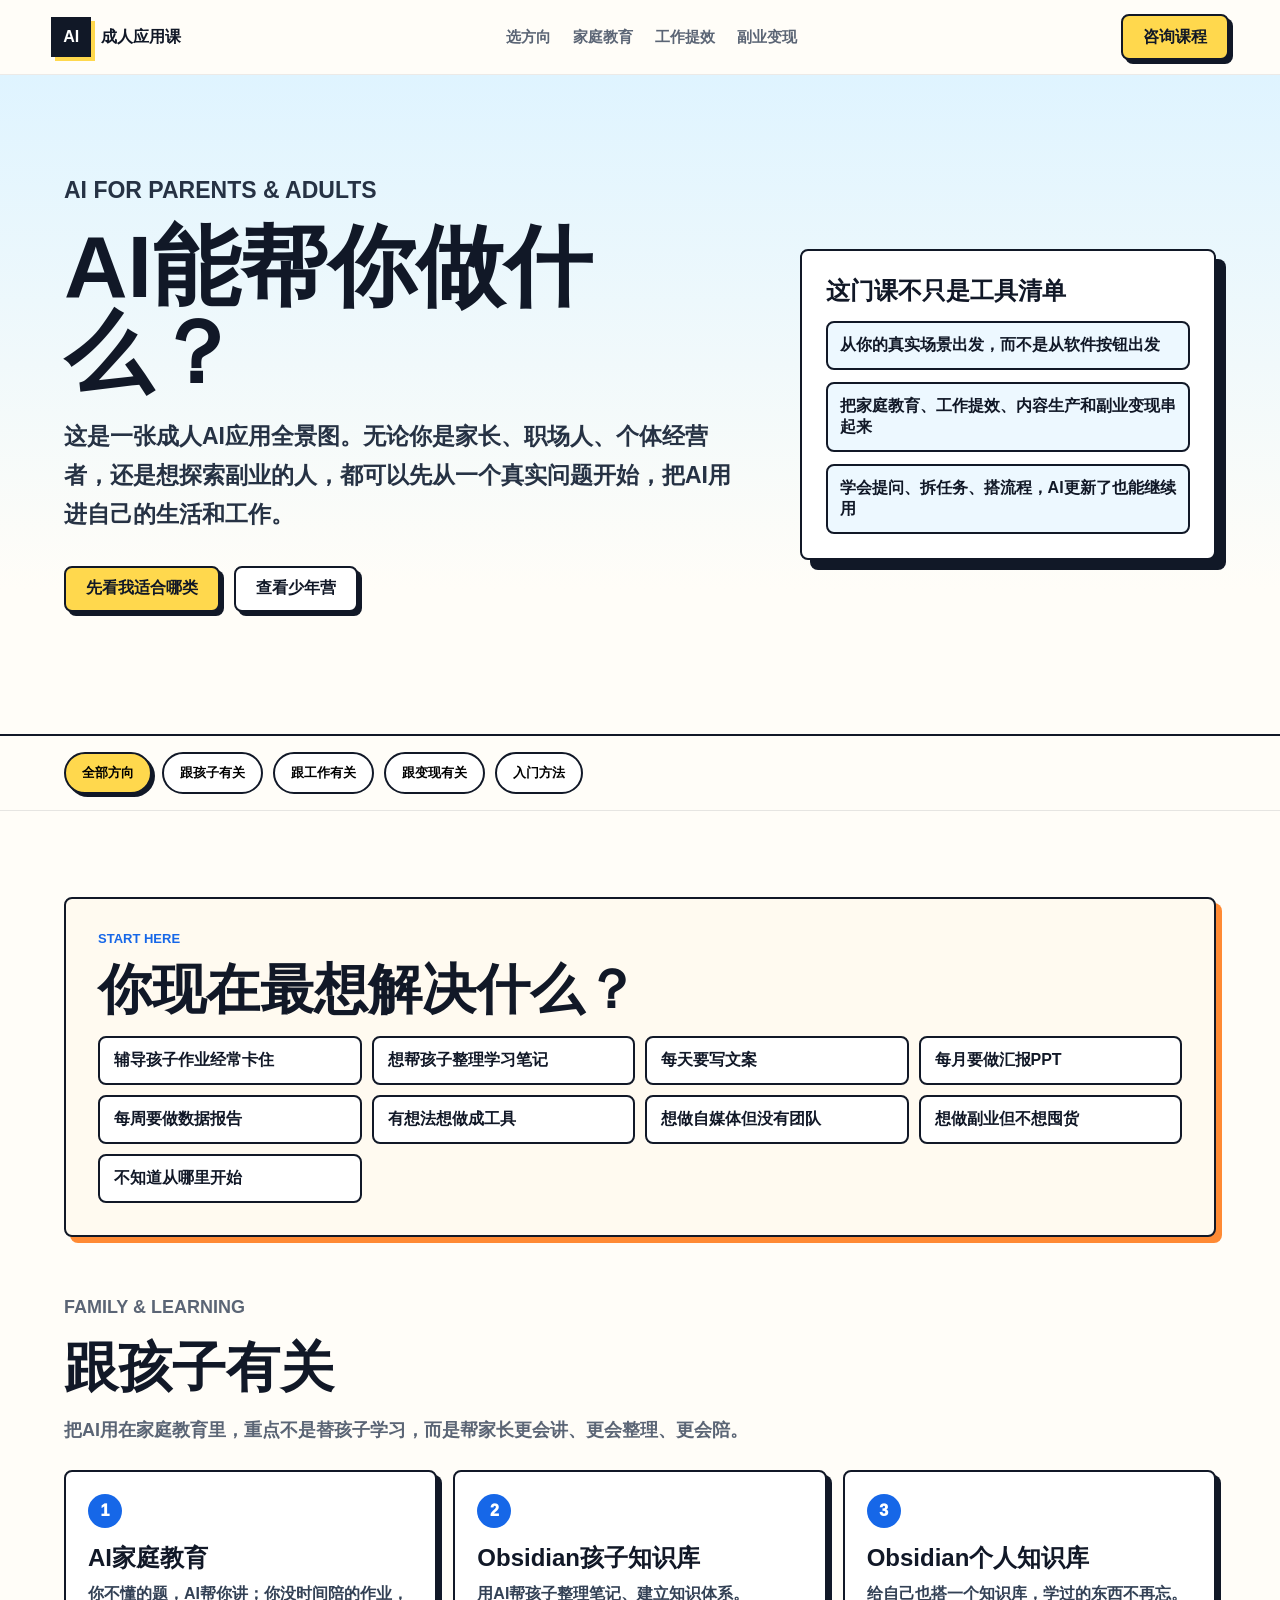
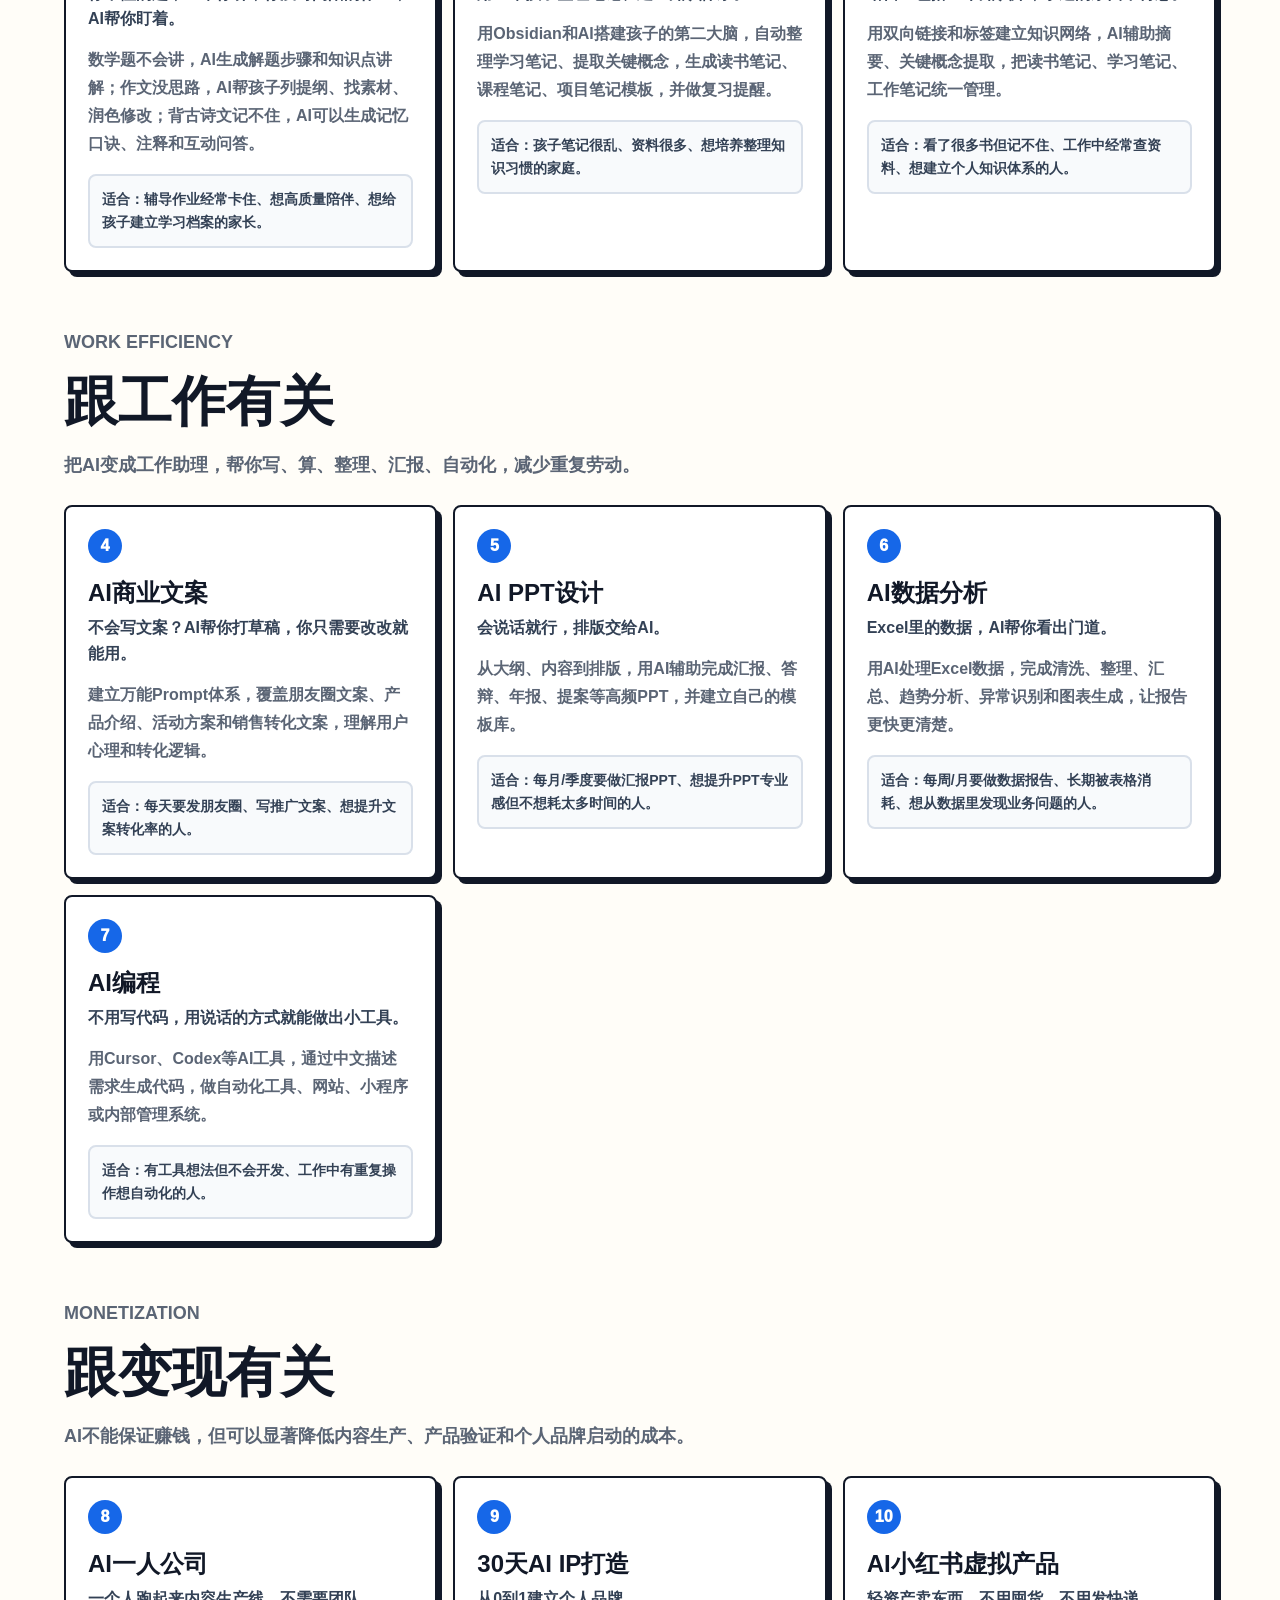
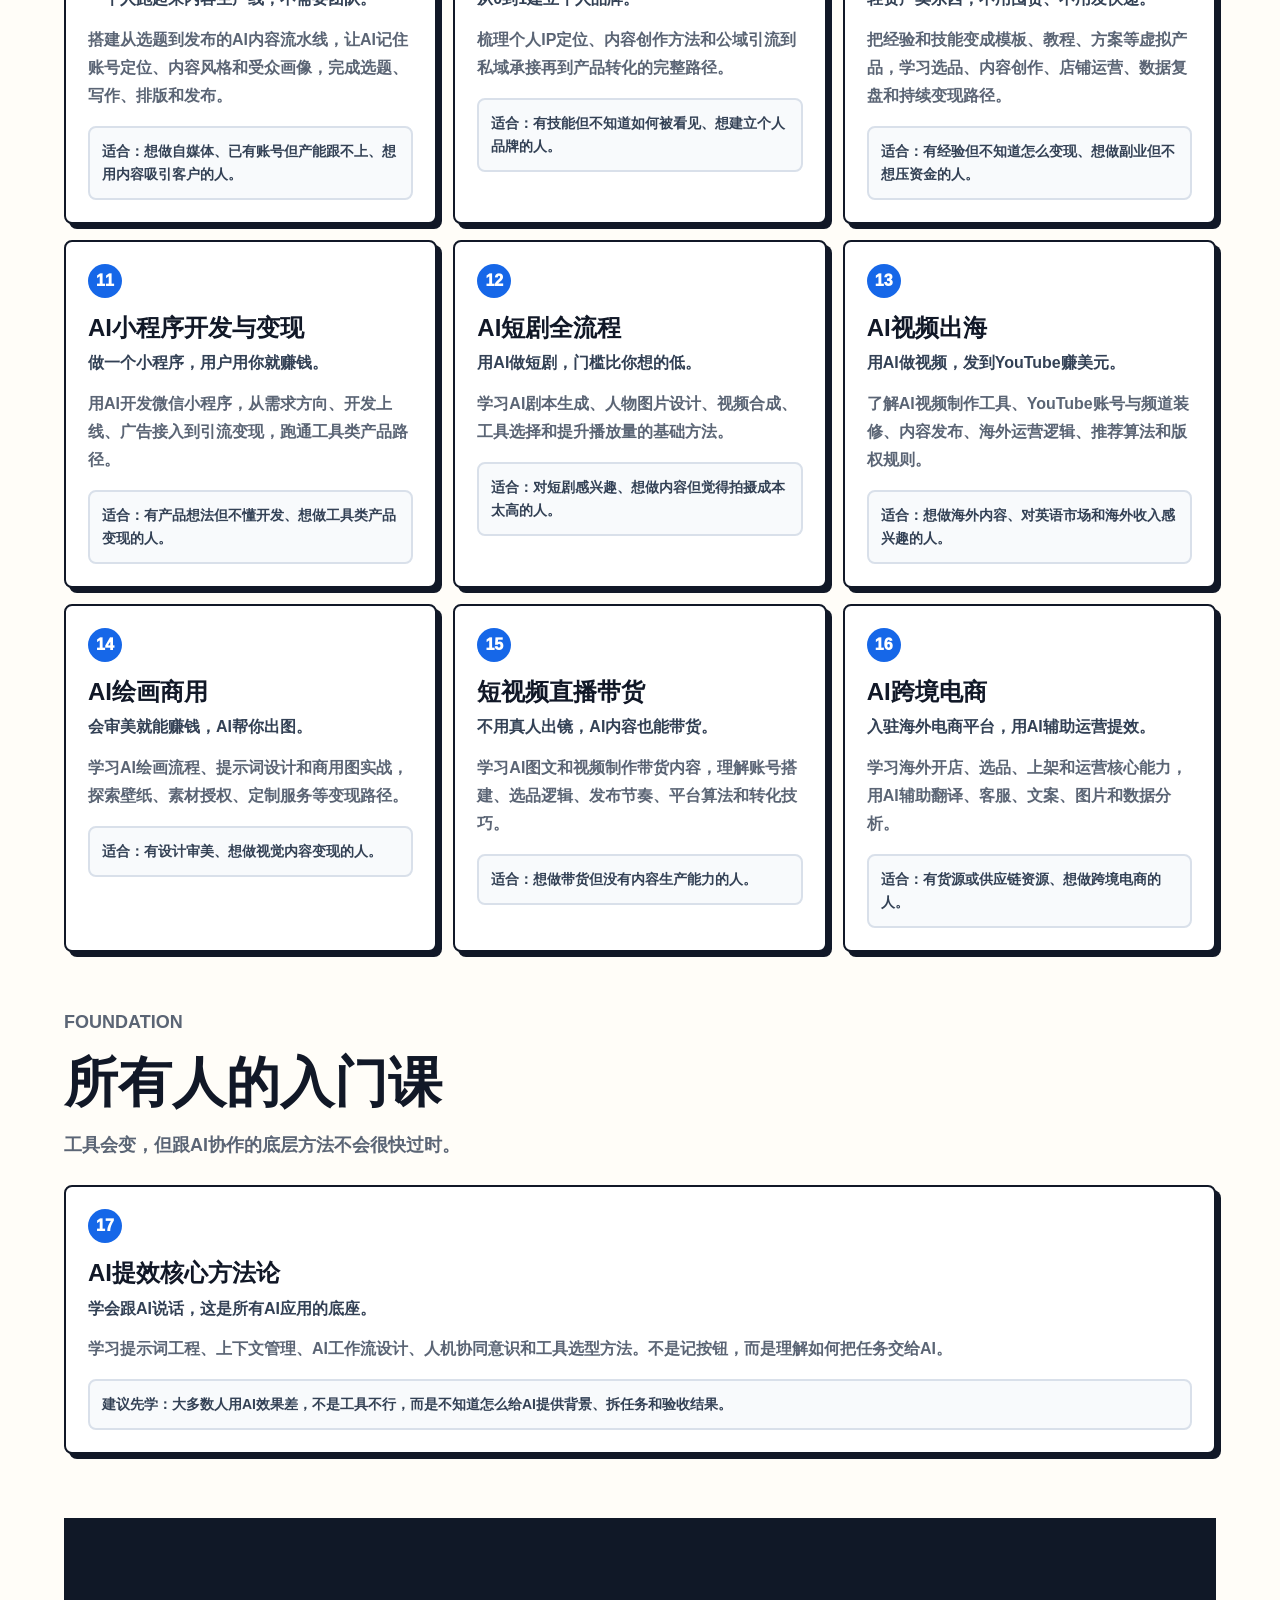
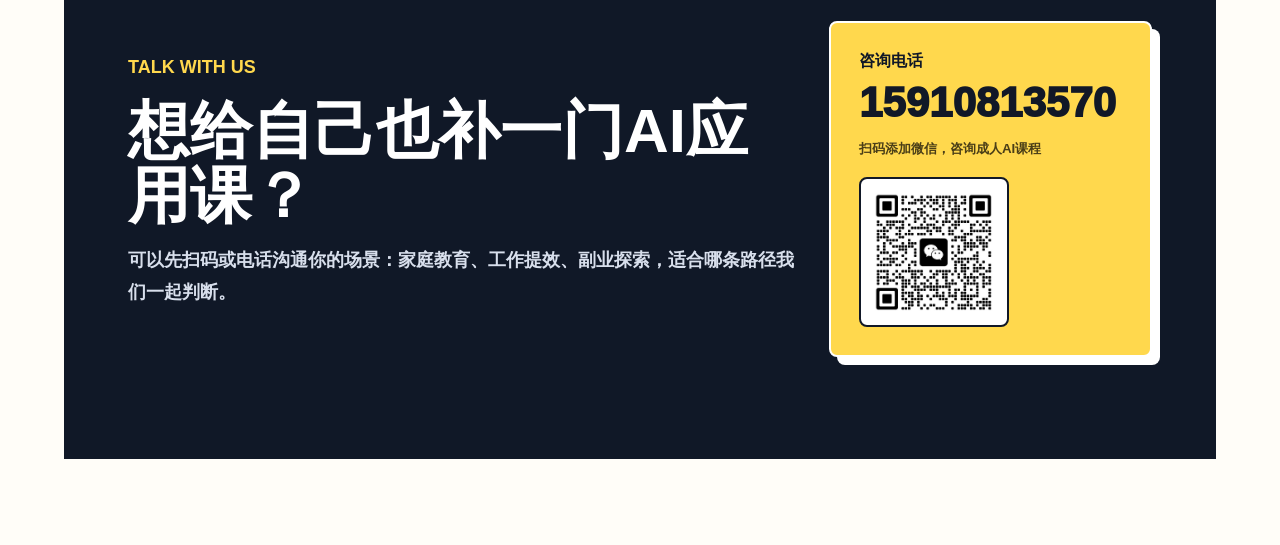
<file: adult-ai-course.html>
<!doctype html>
<html lang="zh-CN">
  <head>
    <meta charset="utf-8">
    <meta name="viewport" content="width=device-width, initial-scale=1">
    <title>AI成人应用课｜AI能帮你做什么</title>
    <meta name="description" content="面向家长和成人的AI应用方向全景图：家庭教育、工作提效、内容生产、副业变现和AI入门方法。">
    <link rel="stylesheet" href="styles.css">
    <style>
      body.adult-page {
        background: #fffdf8;
      }

      .adult-hero {
        display: grid;
        grid-template-columns: minmax(0, 1fr) minmax(300px, .62fr);
        gap: clamp(28px, 5vw, 64px);
        align-items: center;
        padding: clamp(54px, 8vw, 96px) clamp(20px, 5vw, 72px);
        background: linear-gradient(180deg, #dff4ff 0%, #fffdf8 78%);
        border-bottom: 2px solid var(--ink);
      }

      .adult-hero h1 {
        max-width: 860px;
        margin-bottom: 20px;
        font-size: clamp(46px, 7vw, 88px);
        line-height: .98;
      }

      .adult-hero p {
        max-width: 720px;
        color: #263244;
        font-size: clamp(18px, 2vw, 23px);
        line-height: 1.7;
        font-weight: 700;
      }

      .adult-panel {
        padding: 24px;
        background: var(--white);
        border: 2px solid var(--ink);
        border-radius: 8px;
        box-shadow: 10px 10px 0 var(--ink);
      }

      .adult-panel strong {
        display: block;
        margin-bottom: 14px;
        font-size: 24px;
      }

      .adult-panel ul {
        display: grid;
        gap: 12px;
        margin: 0;
        padding: 0;
        list-style: none;
      }

      .adult-panel li {
        padding: 12px;
        background: #edf8ff;
        border: 2px solid var(--ink);
        border-radius: 8px;
        font-weight: 850;
      }

      .adult-nav {
        position: sticky;
        top: 72px;
        z-index: 12;
        display: flex;
        gap: 10px;
        overflow-x: auto;
        padding: 16px clamp(20px, 5vw, 72px);
        background: rgba(255, 253, 248, .94);
        border-bottom: 1px solid rgba(17, 24, 39, .1);
        backdrop-filter: blur(18px);
      }

      .adult-nav button {
        min-height: 42px;
        padding: 0 16px;
        white-space: nowrap;
        cursor: pointer;
        background: var(--white);
        border: 2px solid var(--ink);
        border-radius: 999px;
        font-weight: 900;
      }

      .adult-nav button.is-active {
        background: var(--yellow);
        box-shadow: 3px 3px 0 var(--ink);
      }

      .adult-main {
        padding: clamp(54px, 7vw, 86px) clamp(20px, 5vw, 72px);
      }

      .adult-guide {
        margin-bottom: 38px;
        padding: clamp(22px, 3vw, 32px);
        background: var(--paper);
        border: 2px solid var(--ink);
        border-radius: 8px;
        box-shadow: 6px 6px 0 var(--orange);
      }

      .adult-guide h2,
      .adult-section h2 {
        margin-bottom: 18px;
        font-size: clamp(30px, 4.5vw, 54px);
        line-height: 1.08;
      }

      .guide-links {
        display: grid;
        grid-template-columns: repeat(auto-fit, minmax(220px, 1fr));
        gap: 10px;
      }

      .guide-links a {
        padding: 12px 14px;
        background: var(--white);
        border: 2px solid var(--ink);
        border-radius: 8px;
        font-weight: 850;
      }

      .adult-section {
        margin-top: 54px;
      }

      .adult-section[data-cat] {
        display: block;
      }

      .adult-section.is-filtered-out {
        display: none;
      }

      .adult-section > p {
        max-width: 760px;
        color: var(--muted);
        font-size: 18px;
        line-height: 1.8;
        font-weight: 650;
      }

      .adult-card-grid {
        display: grid;
        grid-template-columns: repeat(auto-fit, minmax(300px, 1fr));
        gap: 16px;
        margin-top: 24px;
      }

      .adult-card {
        padding: 22px;
        background: var(--white);
        border: 2px solid var(--ink);
        border-radius: 8px;
        box-shadow: 5px 5px 0 var(--ink);
      }

      .adult-card .num {
        display: inline-grid;
        place-items: center;
        width: 34px;
        height: 34px;
        margin-bottom: 16px;
        color: var(--white);
        background: var(--blue);
        border-radius: 50%;
        font-weight: 950;
      }

      .adult-card h3 {
        margin-bottom: 8px;
        font-size: 24px;
        line-height: 1.18;
      }

      .adult-card .tagline {
        margin-bottom: 14px;
        color: #334155;
        font-size: 16px;
        line-height: 1.6;
        font-weight: 800;
      }

      .adult-card p {
        color: var(--muted);
        line-height: 1.75;
        font-weight: 650;
      }

      .adult-card .who {
        margin-top: 16px;
        padding: 12px;
        background: #f8fafc;
        border: 2px solid var(--line);
        border-radius: 8px;
        color: #334155;
        font-size: 14px;
        line-height: 1.65;
        font-weight: 750;
      }

      .adult-contact {
        margin-top: 64px;
      }

      @media (max-width: 980px) {
        .adult-hero {
          grid-template-columns: 1fr;
        }

        .adult-nav {
          top: 64px;
        }
      }
    </style>
  </head>
  <body class="adult-page">
    <header class="site-header">
      <a class="brand" href="index.html" aria-label="返回暑假AI科创营首页">
        <span class="brand-mark">AI</span>
        <span>成人应用课</span>
      </a>
      <nav class="top-nav" aria-label="页面导航">
        <a href="#guide">选方向</a>
        <a href="#child">家庭教育</a>
        <a href="#work">工作提效</a>
        <a href="#money">副业变现</a>
      </nav>
      <a class="nav-cta" href="#contact">咨询课程</a>
    </header>

    <main>
      <section class="adult-hero">
        <div>
          <p class="eyebrow">AI For Parents & Adults</p>
          <h1>AI能帮你做什么？</h1>
          <p>这是一张成人AI应用全景图。无论你是家长、职场人、个体经营者，还是想探索副业的人，都可以先从一个真实问题开始，把AI用进自己的生活和工作。</p>
          <div class="hero-actions">
            <a class="primary-btn" href="#guide">先看我适合哪类</a>
            <a class="secondary-btn" href="index.html" target="_blank" rel="noopener">查看少年营</a>
          </div>
        </div>
        <div class="adult-panel">
          <strong>这门课不只是工具清单</strong>
          <ul>
            <li>从你的真实场景出发，而不是从软件按钮出发</li>
            <li>把家庭教育、工作提效、内容生产和副业变现串起来</li>
            <li>学会提问、拆任务、搭流程，AI更新了也能继续用</li>
          </ul>
        </div>
      </section>

      <div class="adult-nav" id="adultNav">
        <button type="button" class="is-active" data-filter="all">全部方向</button>
        <button type="button" data-filter="child">跟孩子有关</button>
        <button type="button" data-filter="work">跟工作有关</button>
        <button type="button" data-filter="money">跟变现有关</button>
        <button type="button" data-filter="basic">入门方法</button>
      </div>

      <section class="adult-main">
        <div class="adult-guide" id="guide">
          <p class="eyebrow">Start Here</p>
          <h2>你现在最想解决什么？</h2>
          <div class="guide-links">
            <a href="#c1">辅导孩子作业经常卡住</a>
            <a href="#c2">想帮孩子整理学习笔记</a>
            <a href="#c4">每天要写文案</a>
            <a href="#c5">每月要做汇报PPT</a>
            <a href="#c6">每周要做数据报告</a>
            <a href="#c7">有想法想做成工具</a>
            <a href="#c8">想做自媒体但没有团队</a>
            <a href="#c10">想做副业但不想囤货</a>
            <a href="#c17">不知道从哪里开始</a>
          </div>
        </div>

        <section class="adult-section" id="child" data-cat="child">
          <p class="eyebrow">Family & Learning</p>
          <h2>跟孩子有关</h2>
          <p>把AI用在家庭教育里，重点不是替孩子学习，而是帮家长更会讲、更会整理、更会陪。</p>
          <div class="adult-card-grid">
            <article class="adult-card" id="c1">
              <span class="num">1</span>
              <h3>AI家庭教育</h3>
              <div class="tagline">你不懂的题，AI帮你讲；你没时间陪的作业，AI帮你盯着。</div>
              <p>数学题不会讲，AI生成解题步骤和知识点讲解；作文没思路，AI帮孩子列提纲、找素材、润色修改；背古诗文记不住，AI可以生成记忆口诀、注释和互动问答。</p>
              <div class="who">适合：辅导作业经常卡住、想高质量陪伴、想给孩子建立学习档案的家长。</div>
            </article>
            <article class="adult-card" id="c2">
              <span class="num">2</span>
              <h3>Obsidian孩子知识库</h3>
              <div class="tagline">用AI帮孩子整理笔记、建立知识体系。</div>
              <p>用Obsidian和AI搭建孩子的第二大脑，自动整理学习笔记、提取关键概念，生成读书笔记、课程笔记、项目笔记模板，并做复习提醒。</p>
              <div class="who">适合：孩子笔记很乱、资料很多、想培养整理知识习惯的家庭。</div>
            </article>
            <article class="adult-card" id="c3">
              <span class="num">3</span>
              <h3>Obsidian个人知识库</h3>
              <div class="tagline">给自己也搭一个知识库，学过的东西不再忘。</div>
              <p>用双向链接和标签建立知识网络，AI辅助摘要、关键概念提取，把读书笔记、学习笔记、工作笔记统一管理。</p>
              <div class="who">适合：看了很多书但记不住、工作中经常查资料、想建立个人知识体系的人。</div>
            </article>
          </div>
        </section>

        <section class="adult-section" id="work" data-cat="work">
          <p class="eyebrow">Work Efficiency</p>
          <h2>跟工作有关</h2>
          <p>把AI变成工作助理，帮你写、算、整理、汇报、自动化，减少重复劳动。</p>
          <div class="adult-card-grid">
            <article class="adult-card" id="c4">
              <span class="num">4</span>
              <h3>AI商业文案</h3>
              <div class="tagline">不会写文案？AI帮你打草稿，你只需要改改就能用。</div>
              <p>建立万能Prompt体系，覆盖朋友圈文案、产品介绍、活动方案和销售转化文案，理解用户心理和转化逻辑。</p>
              <div class="who">适合：每天要发朋友圈、写推广文案、想提升文案转化率的人。</div>
            </article>
            <article class="adult-card" id="c5">
              <span class="num">5</span>
              <h3>AI PPT设计</h3>
              <div class="tagline">会说话就行，排版交给AI。</div>
              <p>从大纲、内容到排版，用AI辅助完成汇报、答辩、年报、提案等高频PPT，并建立自己的模板库。</p>
              <div class="who">适合：每月/季度要做汇报PPT、想提升PPT专业感但不想耗太多时间的人。</div>
            </article>
            <article class="adult-card" id="c6">
              <span class="num">6</span>
              <h3>AI数据分析</h3>
              <div class="tagline">Excel里的数据，AI帮你看出门道。</div>
              <p>用AI处理Excel数据，完成清洗、整理、汇总、趋势分析、异常识别和图表生成，让报告更快更清楚。</p>
              <div class="who">适合：每周/月要做数据报告、长期被表格消耗、想从数据里发现业务问题的人。</div>
            </article>
            <article class="adult-card" id="c7">
              <span class="num">7</span>
              <h3>AI编程</h3>
              <div class="tagline">不用写代码，用说话的方式就能做出小工具。</div>
              <p>用Cursor、Codex等AI工具，通过中文描述需求生成代码，做自动化工具、网站、小程序或内部管理系统。</p>
              <div class="who">适合：有工具想法但不会开发、工作中有重复操作想自动化的人。</div>
            </article>
          </div>
        </section>

        <section class="adult-section" id="money" data-cat="money">
          <p class="eyebrow">Monetization</p>
          <h2>跟变现有关</h2>
          <p>AI不能保证赚钱，但可以显著降低内容生产、产品验证和个人品牌启动的成本。</p>
          <div class="adult-card-grid">
            <article class="adult-card" id="c8">
              <span class="num">8</span>
              <h3>AI一人公司</h3>
              <div class="tagline">一个人跑起来内容生产线，不需要团队。</div>
              <p>搭建从选题到发布的AI内容流水线，让AI记住账号定位、内容风格和受众画像，完成选题、写作、排版和发布。</p>
              <div class="who">适合：想做自媒体、已有账号但产能跟不上、想用内容吸引客户的人。</div>
            </article>
            <article class="adult-card" id="c9">
              <span class="num">9</span>
              <h3>30天AI IP打造</h3>
              <div class="tagline">从0到1建立个人品牌。</div>
              <p>梳理个人IP定位、内容创作方法和公域引流到私域承接再到产品转化的完整路径。</p>
              <div class="who">适合：有技能但不知道如何被看见、想建立个人品牌的人。</div>
            </article>
            <article class="adult-card" id="c10">
              <span class="num">10</span>
              <h3>AI小红书虚拟产品</h3>
              <div class="tagline">轻资产卖东西，不用囤货、不用发快递。</div>
              <p>把经验和技能变成模板、教程、方案等虚拟产品，学习选品、内容创作、店铺运营、数据复盘和持续变现路径。</p>
              <div class="who">适合：有经验但不知道怎么变现、想做副业但不想压资金的人。</div>
            </article>
            <article class="adult-card" id="c11">
              <span class="num">11</span>
              <h3>AI小程序开发与变现</h3>
              <div class="tagline">做一个小程序，用户用你就赚钱。</div>
              <p>用AI开发微信小程序，从需求方向、开发上线、广告接入到引流变现，跑通工具类产品路径。</p>
              <div class="who">适合：有产品想法但不懂开发、想做工具类产品变现的人。</div>
            </article>
            <article class="adult-card" id="c12">
              <span class="num">12</span>
              <h3>AI短剧全流程</h3>
              <div class="tagline">用AI做短剧，门槛比你想的低。</div>
              <p>学习AI剧本生成、人物图片设计、视频合成、工具选择和提升播放量的基础方法。</p>
              <div class="who">适合：对短剧感兴趣、想做内容但觉得拍摄成本太高的人。</div>
            </article>
            <article class="adult-card" id="c13">
              <span class="num">13</span>
              <h3>AI视频出海</h3>
              <div class="tagline">用AI做视频，发到YouTube赚美元。</div>
              <p>了解AI视频制作工具、YouTube账号与频道装修、内容发布、海外运营逻辑、推荐算法和版权规则。</p>
              <div class="who">适合：想做海外内容、对英语市场和海外收入感兴趣的人。</div>
            </article>
            <article class="adult-card" id="c14">
              <span class="num">14</span>
              <h3>AI绘画商用</h3>
              <div class="tagline">会审美就能赚钱，AI帮你出图。</div>
              <p>学习AI绘画流程、提示词设计和商用图实战，探索壁纸、素材授权、定制服务等变现路径。</p>
              <div class="who">适合：有设计审美、想做视觉内容变现的人。</div>
            </article>
            <article class="adult-card" id="c15">
              <span class="num">15</span>
              <h3>短视频直播带货</h3>
              <div class="tagline">不用真人出镜，AI内容也能带货。</div>
              <p>学习AI图文和视频制作带货内容，理解账号搭建、选品逻辑、发布节奏、平台算法和转化技巧。</p>
              <div class="who">适合：想做带货但没有内容生产能力的人。</div>
            </article>
            <article class="adult-card" id="c16">
              <span class="num">16</span>
              <h3>AI跨境电商</h3>
              <div class="tagline">入驻海外电商平台，用AI辅助运营提效。</div>
              <p>学习海外开店、选品、上架和运营核心能力，用AI辅助翻译、客服、文案、图片和数据分析。</p>
              <div class="who">适合：有货源或供应链资源、想做跨境电商的人。</div>
            </article>
          </div>
        </section>

        <section class="adult-section" id="basic" data-cat="basic">
          <p class="eyebrow">Foundation</p>
          <h2>所有人的入门课</h2>
          <p>工具会变，但跟AI协作的底层方法不会很快过时。</p>
          <div class="adult-card-grid">
            <article class="adult-card" id="c17">
              <span class="num">17</span>
              <h3>AI提效核心方法论</h3>
              <div class="tagline">学会跟AI说话，这是所有AI应用的底座。</div>
              <p>学习提示词工程、上下文管理、AI工作流设计、人机协同意识和工具选型方法。不是记按钮，而是理解如何把任务交给AI。</p>
              <div class="who">建议先学：大多数人用AI效果差，不是工具不行，而是不知道怎么给AI提供背景、拆任务和验收结果。</div>
            </article>
          </div>
        </section>

        <section class="contact-section adult-contact" id="contact">
          <div class="contact-copy">
            <p class="eyebrow">Talk With Us</p>
            <h2>想给自己也补一门AI应用课？</h2>
            <p>可以先扫码或电话沟通你的场景：家庭教育、工作提效、副业探索，适合哪条路径我们一起判断。</p>
          </div>
          <div class="contact-card">
            <div class="contact-info">
              <span>咨询电话</span>
              <a href="tel:15910813570">15910813570</a>
              <small>扫码添加微信，咨询成人AI课程</small>
            </div>
            <img class="qr-code" src="assets/common/qr.jpg" alt="成人AI课程咨询微信二维码">
          </div>
        </section>
      </section>
    </main>

    <script>
      const filterButtons = document.querySelectorAll("[data-filter]");
      const sections = document.querySelectorAll(".adult-section[data-cat]");

      filterButtons.forEach((button) => {
        button.addEventListener("click", () => {
          const filter = button.dataset.filter;
          filterButtons.forEach((item) => item.classList.toggle("is-active", item === button));
          sections.forEach((section) => {
            section.classList.toggle("is-filtered-out", filter !== "all" && section.dataset.cat !== filter);
          });
        });
      });
    </script>
  </body>
</html>
</file>
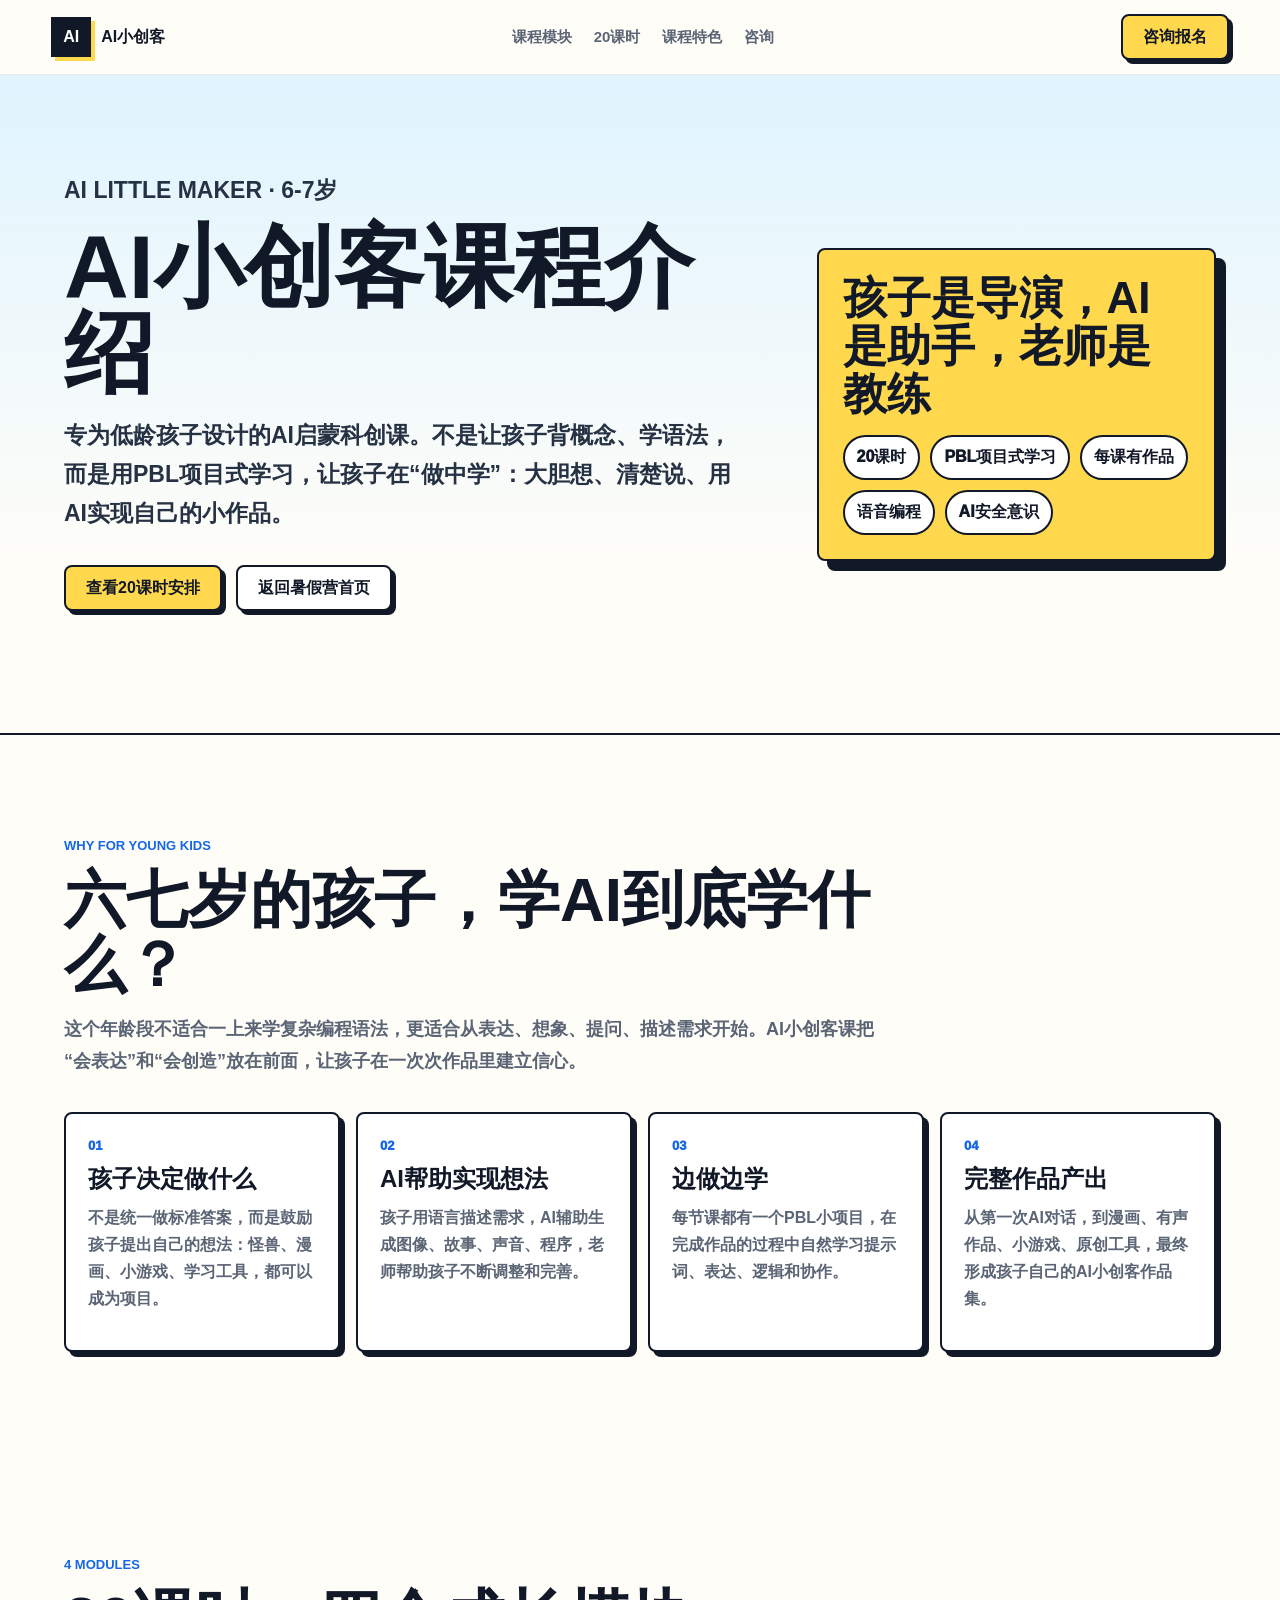
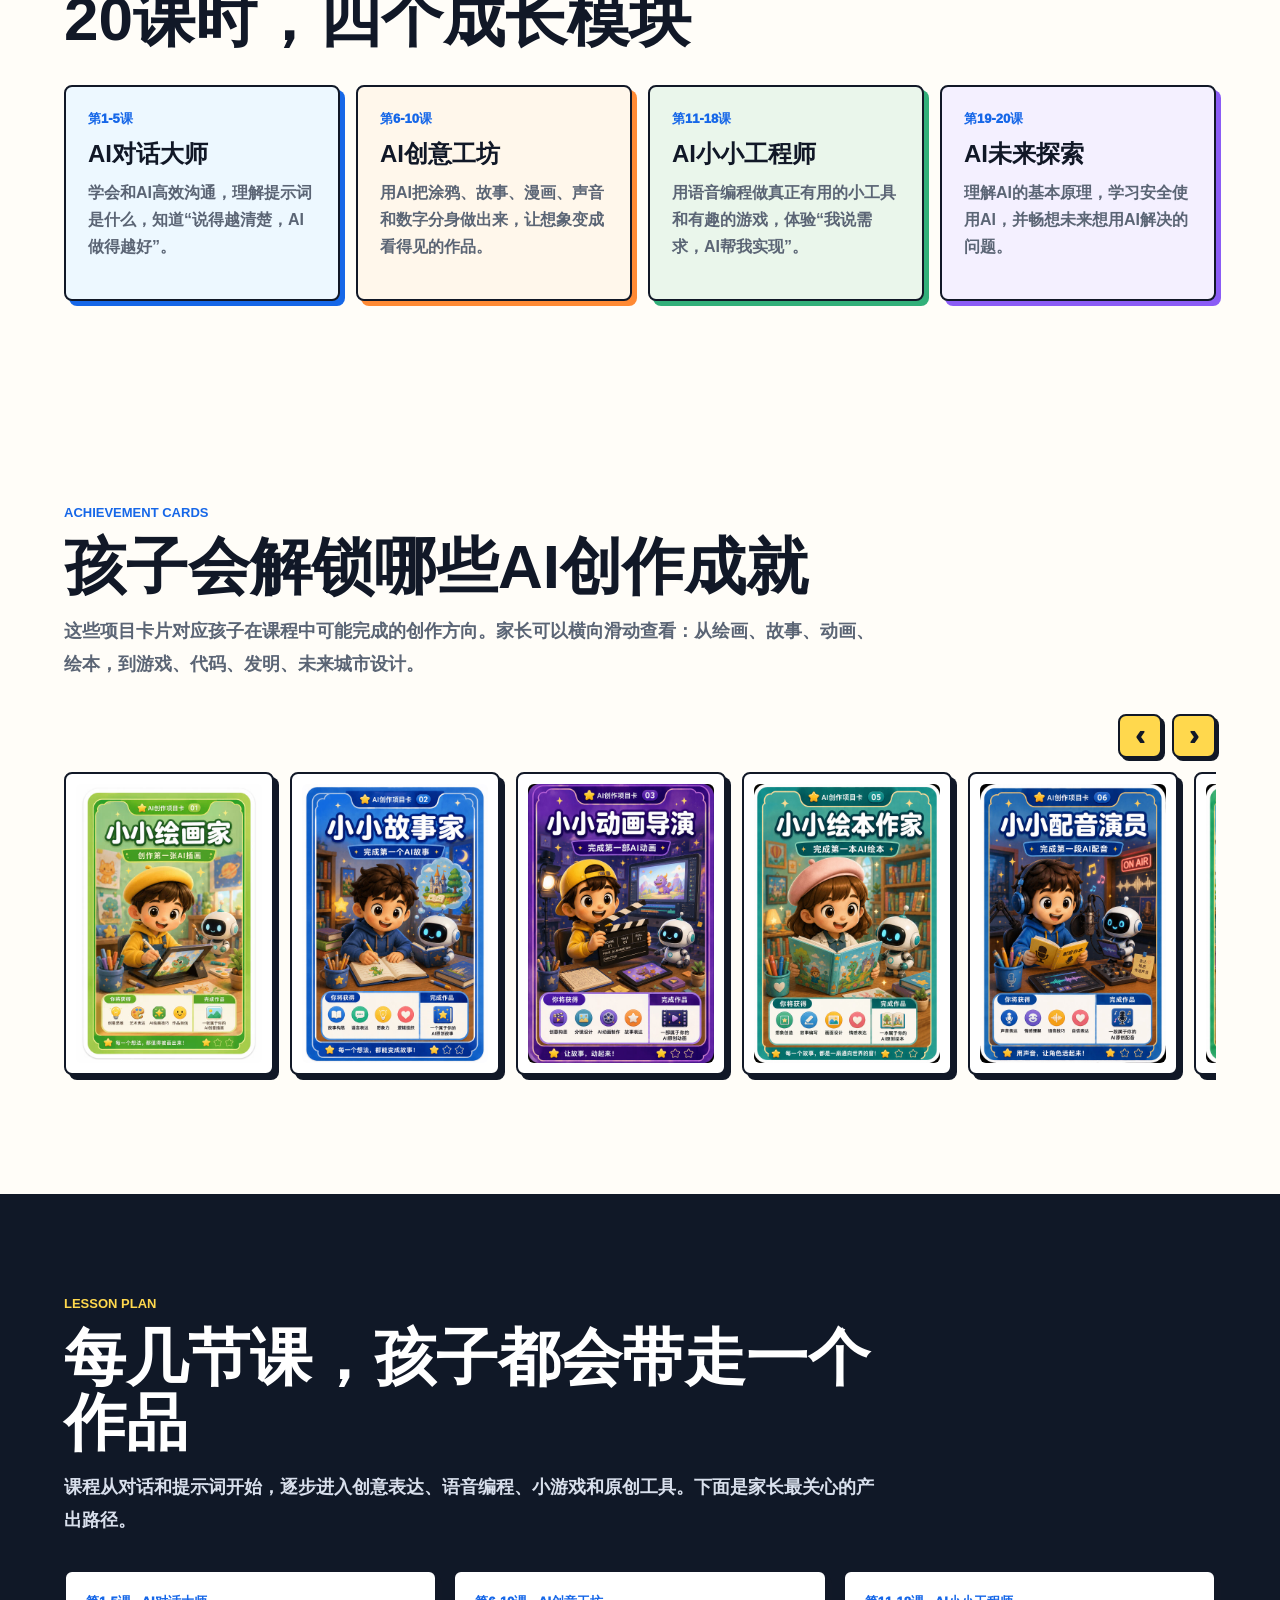
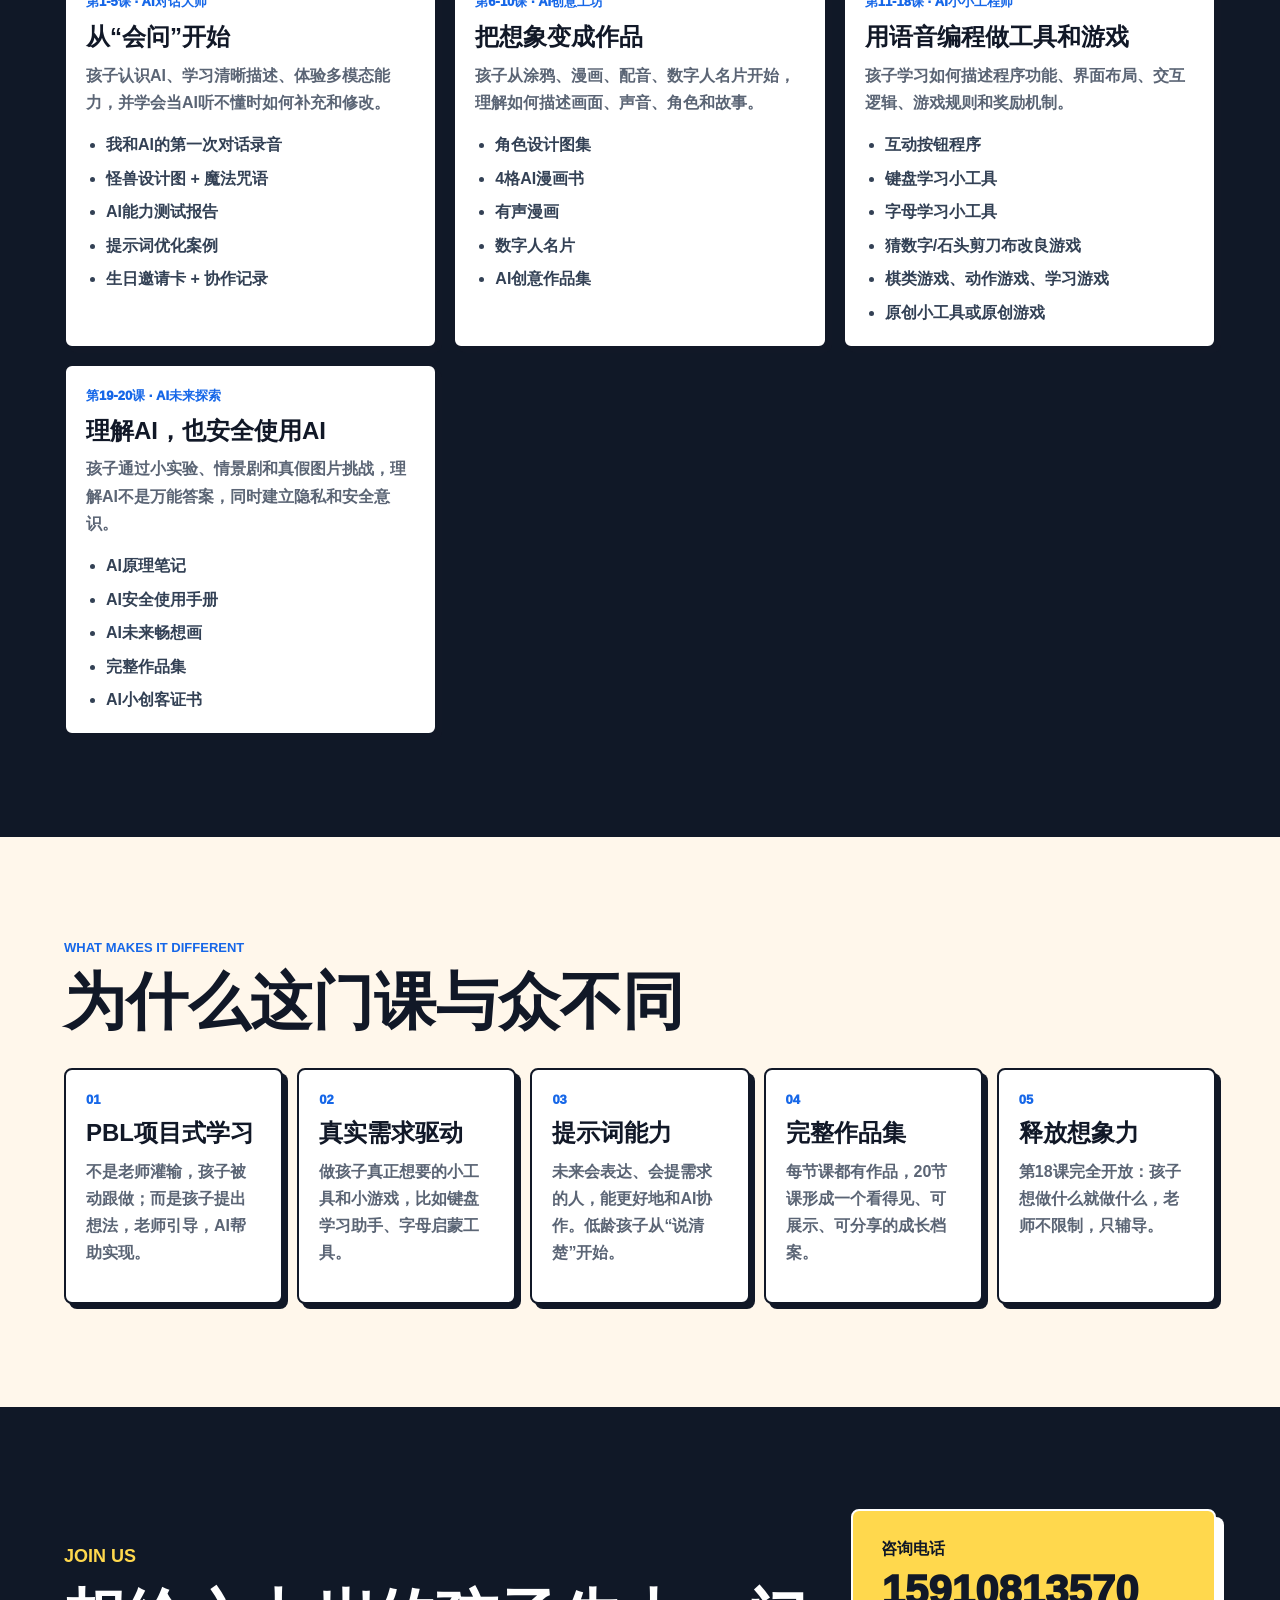
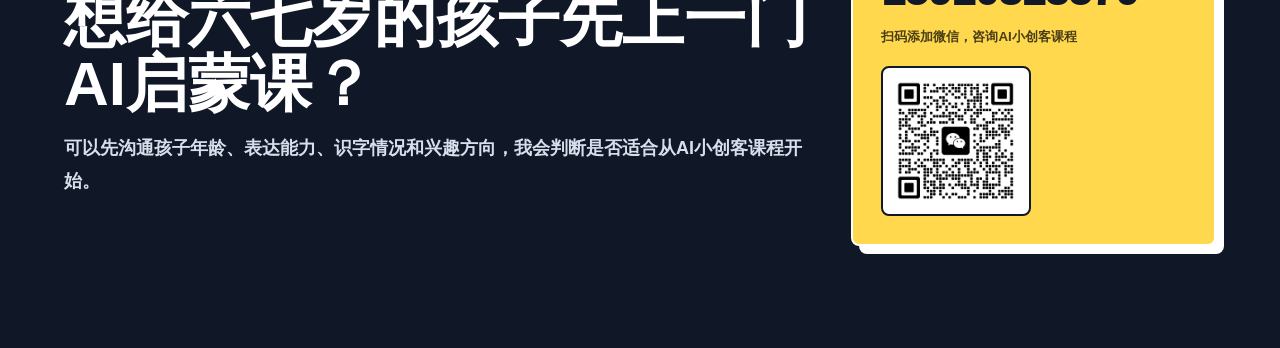
<file: ai-little-maker.html>
<!doctype html>
<html lang="zh-CN">
  <head>
    <meta charset="utf-8">
    <meta name="viewport" content="width=device-width, initial-scale=1">
    <title>AI小创客课程介绍</title>
    <meta name="description" content="面向6-7岁孩子的AI小创客科创营，20课时PBL项目式学习，让孩子在做中学，用AI释放想象力。">
    <link rel="stylesheet" href="styles.css">
    <style>
      .maker-hero {
        display: grid;
        grid-template-columns: minmax(0, 1fr) minmax(300px, .58fr);
        gap: clamp(28px, 5vw, 66px);
        align-items: center;
        padding: clamp(54px, 8vw, 96px) clamp(20px, 5vw, 72px);
        background: linear-gradient(180deg, #dff4ff 0%, #fffdf8 76%);
        border-bottom: 2px solid var(--ink);
      }

      .maker-hero h1 {
        max-width: 880px;
        margin-bottom: 20px;
        font-size: clamp(46px, 7vw, 92px);
        line-height: .96;
      }

      .maker-hero p {
        max-width: 760px;
        color: #263244;
        font-size: clamp(18px, 2vw, 23px);
        line-height: 1.7;
        font-weight: 700;
      }

      .maker-badge-panel {
        padding: 24px;
        background: var(--yellow);
        border: 2px solid var(--ink);
        border-radius: 8px;
        box-shadow: 10px 10px 0 var(--ink);
      }

      .maker-badge-panel strong {
        display: block;
        margin-bottom: 16px;
        font-size: clamp(28px, 4vw, 44px);
        line-height: 1.1;
      }

      .maker-badges {
        display: flex;
        flex-wrap: wrap;
        gap: 10px;
      }

      .maker-badges span {
        padding: 10px 12px;
        background: var(--white);
        border: 2px solid var(--ink);
        border-radius: 999px;
        font-weight: 950;
      }

      .maker-section {
        padding: clamp(58px, 8vw, 104px) clamp(20px, 5vw, 72px);
      }

      .maker-section .section-heading p:not(.eyebrow) {
        max-width: 820px;
        color: var(--muted);
        font-size: 18px;
        line-height: 1.8;
        font-weight: 650;
      }

      .maker-ideas {
        display: grid;
        grid-template-columns: repeat(4, minmax(0, 1fr));
        gap: 16px;
      }

      .maker-idea-card,
      .maker-module,
      .maker-lesson-card,
      .maker-diff-card {
        background: var(--white);
        border: 2px solid var(--ink);
        border-radius: 8px;
        box-shadow: 5px 5px 0 var(--ink);
      }

      .maker-idea-card {
        min-height: 190px;
        padding: 22px;
      }

      .maker-idea-card span,
      .maker-module span,
      .maker-lesson-card span,
      .maker-diff-card span {
        display: inline-block;
        margin-bottom: 12px;
        color: var(--blue);
        font-size: 13px;
        font-weight: 950;
        text-transform: uppercase;
      }

      .maker-idea-card h3,
      .maker-module h3,
      .maker-lesson-card h3,
      .maker-diff-card h3 {
        margin-bottom: 10px;
        font-size: 24px;
        line-height: 1.2;
      }

      .maker-idea-card p,
      .maker-module p,
      .maker-lesson-card p,
      .maker-diff-card p {
        color: var(--muted);
        line-height: 1.7;
        font-weight: 650;
      }

      .maker-modules {
        display: grid;
        grid-template-columns: repeat(4, minmax(0, 1fr));
        gap: 16px;
      }

      .maker-module {
        padding: 22px;
      }

      .maker-module:nth-child(1) {
        background: #edf8ff;
        box-shadow: 5px 5px 0 var(--blue);
      }

      .maker-module:nth-child(2) {
        background: #fff7eb;
        box-shadow: 5px 5px 0 var(--orange);
      }

      .maker-module:nth-child(3) {
        background: #eaf6eb;
        box-shadow: 5px 5px 0 var(--green);
      }

      .maker-module:nth-child(4) {
        background: #f4f0ff;
        box-shadow: 5px 5px 0 #8b5cf6;
      }

      .lesson-section {
        background: #101827;
        color: var(--white);
      }

      .lesson-section .eyebrow {
        color: var(--yellow);
      }

      .lesson-section .section-heading p:not(.eyebrow) {
        color: #d8dfec;
      }

      .maker-lesson-grid {
        display: grid;
        grid-template-columns: repeat(auto-fit, minmax(280px, 1fr));
        gap: 16px;
      }

      .maker-lesson-card {
        padding: 20px;
        color: var(--ink);
      }

      .maker-lesson-card ul {
        display: grid;
        gap: 8px;
        margin: 14px 0 0;
        padding-left: 20px;
        color: #334155;
        line-height: 1.6;
        font-weight: 750;
      }

      .maker-diff-section {
        background: #fff7eb;
      }

      .achievement-section {
        background: #fffdf8;
      }

      .achievement-wrap {
        position: relative;
      }

      .achievement-actions {
        display: flex;
        justify-content: flex-end;
        gap: 10px;
        margin-bottom: 14px;
      }

      .achievement-actions button {
        display: grid;
        place-items: center;
        width: 44px;
        height: 44px;
        color: var(--ink);
        cursor: pointer;
        background: var(--yellow);
        border: 2px solid var(--ink);
        border-radius: 8px;
        box-shadow: 3px 3px 0 var(--ink);
        font-size: 28px;
        font-weight: 950;
        line-height: 1;
      }

      .achievement-track {
        display: grid;
        grid-auto-columns: minmax(210px, 22%);
        grid-auto-flow: column;
        gap: 16px;
        overflow-x: auto;
        padding: 0 8px 16px 0;
        scroll-behavior: smooth;
        scroll-snap-type: x proximity;
      }

      .achievement-track figure {
        margin: 0;
        padding: 10px;
        background: var(--white);
        border: 2px solid var(--ink);
        border-radius: 8px;
        box-shadow: 5px 5px 0 var(--ink);
        scroll-snap-align: start;
      }

      .achievement-track img {
        width: 100%;
        aspect-ratio: 2 / 3;
        object-fit: cover;
        border-radius: 6px;
      }

      .maker-diff-grid {
        display: grid;
        grid-template-columns: repeat(5, minmax(0, 1fr));
        gap: 14px;
      }

      .maker-diff-card {
        padding: 20px;
      }

      .maker-contact {
        margin-top: 0;
      }

      @media (max-width: 980px) {
        .maker-hero,
        .maker-ideas,
        .maker-modules,
        .maker-diff-grid,
        .contact-section {
          grid-template-columns: 1fr;
        }

        .achievement-track {
          grid-auto-columns: 72%;
        }
      }
    </style>
  </head>
  <body>
    <header class="site-header">
      <a class="brand" href="index.html" aria-label="返回暑假AI科创营首页">
        <span class="brand-mark">AI</span>
        <span>AI小创客</span>
      </a>
      <nav class="top-nav" aria-label="页面导航">
        <a href="#modules">课程模块</a>
        <a href="#lessons">20课时</a>
        <a href="#difference">课程特色</a>
        <a href="#contact">咨询</a>
      </nav>
      <a class="nav-cta" href="#contact">咨询报名</a>
    </header>

    <main>
      <section class="maker-hero">
        <div>
          <p class="eyebrow">AI Little Maker · 6-7岁</p>
          <h1>AI小创客课程介绍</h1>
          <p>专为低龄孩子设计的AI启蒙科创课。不是让孩子背概念、学语法，而是用PBL项目式学习，让孩子在“做中学”：大胆想、清楚说、用AI实现自己的小作品。</p>
          <div class="hero-actions">
            <a class="primary-btn" href="#lessons">查看20课时安排</a>
            <a class="secondary-btn" href="index.html" target="_blank" rel="noopener">返回暑假营首页</a>
          </div>
        </div>
        <div class="maker-badge-panel">
          <strong>孩子是导演，AI是助手，老师是教练</strong>
          <div class="maker-badges">
            <span>20课时</span>
            <span>PBL项目式学习</span>
            <span>每课有作品</span>
            <span>语音编程</span>
            <span>AI安全意识</span>
          </div>
        </div>
      </section>

      <section class="maker-section">
        <div class="section-heading">
          <p class="eyebrow">Why For Young Kids</p>
          <h2>六七岁的孩子，学AI到底学什么？</h2>
          <p>这个年龄段不适合一上来学复杂编程语法，更适合从表达、想象、提问、描述需求开始。AI小创客课把“会表达”和“会创造”放在前面，让孩子在一次次作品里建立信心。</p>
        </div>
        <div class="maker-ideas">
          <article class="maker-idea-card">
            <span>01</span>
            <h3>孩子决定做什么</h3>
            <p>不是统一做标准答案，而是鼓励孩子提出自己的想法：怪兽、漫画、小游戏、学习工具，都可以成为项目。</p>
          </article>
          <article class="maker-idea-card">
            <span>02</span>
            <h3>AI帮助实现想法</h3>
            <p>孩子用语言描述需求，AI辅助生成图像、故事、声音、程序，老师帮助孩子不断调整和完善。</p>
          </article>
          <article class="maker-idea-card">
            <span>03</span>
            <h3>边做边学</h3>
            <p>每节课都有一个PBL小项目，在完成作品的过程中自然学习提示词、表达、逻辑和协作。</p>
          </article>
          <article class="maker-idea-card">
            <span>04</span>
            <h3>完整作品产出</h3>
            <p>从第一次AI对话，到漫画、有声作品、小游戏、原创工具，最终形成孩子自己的AI小创客作品集。</p>
          </article>
        </div>
      </section>

      <section class="maker-section" id="modules">
        <div class="section-heading">
          <p class="eyebrow">4 Modules</p>
          <h2>20课时，四个成长模块</h2>
        </div>
        <div class="maker-modules">
          <article class="maker-module">
            <span>第1-5课</span>
            <h3>AI对话大师</h3>
            <p>学会和AI高效沟通，理解提示词是什么，知道“说得越清楚，AI做得越好”。</p>
          </article>
          <article class="maker-module">
            <span>第6-10课</span>
            <h3>AI创意工坊</h3>
            <p>用AI把涂鸦、故事、漫画、声音和数字分身做出来，让想象变成看得见的作品。</p>
          </article>
          <article class="maker-module">
            <span>第11-18课</span>
            <h3>AI小小工程师</h3>
            <p>用语音编程做真正有用的小工具和有趣的游戏，体验“我说需求，AI帮我实现”。</p>
          </article>
          <article class="maker-module">
            <span>第19-20课</span>
            <h3>AI未来探索</h3>
            <p>理解AI的基本原理，学习安全使用AI，并畅想未来想用AI解决的问题。</p>
          </article>
        </div>
      </section>

      <section class="maker-section achievement-section" id="achievements">
        <div class="section-heading">
          <p class="eyebrow">Achievement Cards</p>
          <h2>孩子会解锁哪些AI创作成就</h2>
          <p>这些项目卡片对应孩子在课程中可能完成的创作方向。家长可以横向滑动查看：从绘画、故事、动画、绘本，到游戏、代码、发明、未来城市设计。</p>
        </div>
        <div class="achievement-wrap">
          <div class="achievement-actions">
            <button type="button" data-achievement-prev aria-label="查看上一组成就卡">‹</button>
            <button type="button" data-achievement-next aria-label="查看下一组成就卡">›</button>
          </div>
          <div class="achievement-track">
            <figure><img src="assets/little-maker/achievement-00.jpg" alt="AI创作成就卡片：小小绘画家"></figure>
            <figure><img src="assets/little-maker/achievement-01.jpg" alt="AI创作成就卡片：小小故事家"></figure>
            <figure><img src="assets/little-maker/achievement-02.jpg" alt="AI创作成就卡片：小小动画导演"></figure>
            <figure><img src="assets/little-maker/achievement-03.jpg" alt="AI创作成就卡片：小小绘本作家"></figure>
            <figure><img src="assets/little-maker/achievement-04.jpg" alt="AI创作成就卡片：小小配音演员"></figure>
            <figure><img src="assets/little-maker/achievement-05.jpg" alt="AI创作成就卡片：小小科学家"></figure>
            <figure><img src="assets/little-maker/achievement-06.jpg" alt="AI创作成就卡片：小小发明家"></figure>
            <figure><img src="assets/little-maker/achievement-07.jpg" alt="AI创作成就卡片：小小游戏设计师"></figure>
            <figure><img src="assets/little-maker/achievement-08.jpg" alt="AI创作成就卡片：小小艺术家"></figure>
            <figure><img src="assets/little-maker/achievement-09.jpg" alt="AI创作成就卡片：小小代码魔法师"></figure>
            <figure><img src="assets/little-maker/achievement-10.jpg" alt="AI创作成就卡片：小小宇宙探索家"></figure>
            <figure><img src="assets/little-maker/achievement-11.jpg" alt="AI创作成就卡片：小小音乐创作家"></figure>
            <figure><img src="assets/little-maker/achievement-12.jpg" alt="AI创作成就卡片：小小故事创作者"></figure>
            <figure><img src="assets/little-maker/achievement-13.jpg" alt="AI创作成就卡片：小小生物创造家"></figure>
            <figure><img src="assets/little-maker/achievement-14.jpg" alt="AI创作成就卡片：小小梦幻世界设计师"></figure>
            <figure><img src="assets/little-maker/achievement-15.jpg" alt="AI创作成就卡片：小小未来城市设计师"></figure>
            <figure><img src="assets/little-maker/achievement-16.jpg" alt="AI创作成就卡片：小小时装设计师"></figure>
            <figure><img src="assets/little-maker/achievement-17.jpg" alt="AI创作成就卡片：小小盲盒设计师"></figure>
            <figure><img src="assets/little-maker/achievement-18.jpg" alt="AI创作成就卡片：小小IP形象设计师"></figure>
            <figure><img src="assets/little-maker/achievement-19.jpg" alt="AI创作成就卡片：小小表情包设计师"></figure>
            <figure><img src="assets/little-maker/achievement-20.jpg" alt="AI创作成就卡片：小小诗境创作师"></figure>
            <figure><img src="assets/little-maker/achievement-21.jpg" alt="AI创作成就卡片：小小英语绘本设计师"></figure>
            <figure><img src="assets/little-maker/achievement-22.jpg" alt="AI创作成就卡片：小小数学游戏大师"></figure>
          </div>
        </div>
      </section>

      <section class="maker-section lesson-section" id="lessons">
        <div class="section-heading">
          <p class="eyebrow">Lesson Plan</p>
          <h2>每几节课，孩子都会带走一个作品</h2>
          <p>课程从对话和提示词开始，逐步进入创意表达、语音编程、小游戏和原创工具。下面是家长最关心的产出路径。</p>
        </div>
        <div class="maker-lesson-grid">
          <article class="maker-lesson-card">
            <span>第1-5课 · AI对话大师</span>
            <h3>从“会问”开始</h3>
            <p>孩子认识AI、学习清晰描述、体验多模态能力，并学会当AI听不懂时如何补充和修改。</p>
            <ul>
              <li>我和AI的第一次对话录音</li>
              <li>怪兽设计图 + 魔法咒语</li>
              <li>AI能力测试报告</li>
              <li>提示词优化案例</li>
              <li>生日邀请卡 + 协作记录</li>
            </ul>
          </article>
          <article class="maker-lesson-card">
            <span>第6-10课 · AI创意工坊</span>
            <h3>把想象变成作品</h3>
            <p>孩子从涂鸦、漫画、配音、数字人名片开始，理解如何描述画面、声音、角色和故事。</p>
            <ul>
              <li>角色设计图集</li>
              <li>4格AI漫画书</li>
              <li>有声漫画</li>
              <li>数字人名片</li>
              <li>AI创意作品集</li>
            </ul>
          </article>
          <article class="maker-lesson-card">
            <span>第11-18课 · AI小小工程师</span>
            <h3>用语音编程做工具和游戏</h3>
            <p>孩子学习如何描述程序功能、界面布局、交互逻辑、游戏规则和奖励机制。</p>
            <ul>
              <li>互动按钮程序</li>
              <li>键盘学习小工具</li>
              <li>字母学习小工具</li>
              <li>猜数字/石头剪刀布改良游戏</li>
              <li>棋类游戏、动作游戏、学习游戏</li>
              <li>原创小工具或原创游戏</li>
            </ul>
          </article>
          <article class="maker-lesson-card">
            <span>第19-20课 · AI未来探索</span>
            <h3>理解AI，也安全使用AI</h3>
            <p>孩子通过小实验、情景剧和真假图片挑战，理解AI不是万能答案，同时建立隐私和安全意识。</p>
            <ul>
              <li>AI原理笔记</li>
              <li>AI安全使用手册</li>
              <li>AI未来畅想画</li>
              <li>完整作品集</li>
              <li>AI小创客证书</li>
            </ul>
          </article>
        </div>
      </section>

      <section class="maker-section maker-diff-section" id="difference">
        <div class="section-heading">
          <p class="eyebrow">What Makes It Different</p>
          <h2>为什么这门课与众不同</h2>
        </div>
        <div class="maker-diff-grid">
          <article class="maker-diff-card">
            <span>01</span>
            <h3>PBL项目式学习</h3>
            <p>不是老师灌输，孩子被动跟做；而是孩子提出想法，老师引导，AI帮助实现。</p>
          </article>
          <article class="maker-diff-card">
            <span>02</span>
            <h3>真实需求驱动</h3>
            <p>做孩子真正想要的小工具和小游戏，比如键盘学习助手、字母启蒙工具。</p>
          </article>
          <article class="maker-diff-card">
            <span>03</span>
            <h3>提示词能力</h3>
            <p>未来会表达、会提需求的人，能更好地和AI协作。低龄孩子从“说清楚”开始。</p>
          </article>
          <article class="maker-diff-card">
            <span>04</span>
            <h3>完整作品集</h3>
            <p>每节课都有作品，20节课形成一个看得见、可展示、可分享的成长档案。</p>
          </article>
          <article class="maker-diff-card">
            <span>05</span>
            <h3>释放想象力</h3>
            <p>第18课完全开放：孩子想做什么就做什么，老师不限制，只辅导。</p>
          </article>
        </div>
      </section>

      <section class="contact-section maker-contact" id="contact">
        <div class="contact-copy">
          <p class="eyebrow">Join Us</p>
          <h2>想给六七岁的孩子先上一门AI启蒙课？</h2>
          <p>可以先沟通孩子年龄、表达能力、识字情况和兴趣方向，我会判断是否适合从AI小创客课程开始。</p>
        </div>
        <div class="contact-card">
          <div class="contact-info">
            <span>咨询电话</span>
            <a href="tel:15910813570">15910813570</a>
            <small>扫码添加微信，咨询AI小创客课程</small>
          </div>
          <img class="qr-code" src="assets/common/qr.jpg" alt="AI小创客课程咨询微信二维码">
        </div>
      </section>
    </main>
    <script>
      const achievementTrack = document.querySelector(".achievement-track");
      document.querySelector("[data-achievement-prev]")?.addEventListener("click", () => {
        achievementTrack?.scrollBy({ left: -Math.max(achievementTrack.clientWidth * 0.82, 260), behavior: "smooth" });
      });
      document.querySelector("[data-achievement-next]")?.addEventListener("click", () => {
        achievementTrack?.scrollBy({ left: Math.max(achievementTrack.clientWidth * 0.82, 260), behavior: "smooth" });
      });
    </script>
  </body>
</html>
</file>
<file: styles.css>
:root {
  --ink: #111827;
  --muted: #5b6575;
  --line: #d9e0ea;
  --paper: #fffaf0;
  --blue: #1667e8;
  --sky: #bfe9ff;
  --orange: #ff8a34;
  --yellow: #ffd84d;
  --green: #32b07a;
  --white: #ffffff;
  --shadow: 0 18px 50px rgba(23, 35, 64, .16);
}

* {
  box-sizing: border-box;
}

html {
  scroll-behavior: smooth;
}

body {
  margin: 0;
  color: var(--ink);
  font-family: -apple-system, BlinkMacSystemFont, "Segoe UI", "PingFang SC", "Hiragino Sans GB", "Microsoft YaHei", sans-serif;
  background: #fffdf8;
}

img {
  display: block;
  max-width: 100%;
}

[hidden] {
  display: none !important;
}

a {
  color: inherit;
  text-decoration: none;
}

.site-header {
  position: sticky;
  top: 0;
  z-index: 20;
  display: flex;
  align-items: center;
  justify-content: space-between;
  gap: 24px;
  min-height: 72px;
  padding: 14px clamp(20px, 4vw, 56px);
  background: rgba(255, 253, 248, .92);
  border-bottom: 1px solid rgba(17, 24, 39, .08);
  backdrop-filter: blur(18px);
}

.brand {
  display: inline-flex;
  align-items: center;
  gap: 10px;
  font-weight: 900;
}

.brand-mark {
  display: grid;
  place-items: center;
  width: 40px;
  height: 40px;
  color: var(--white);
  background: var(--ink);
  border: 3px solid var(--ink);
  box-shadow: 4px 4px 0 var(--yellow);
}

.top-nav {
  display: flex;
  align-items: center;
  gap: 22px;
  color: var(--muted);
  font-size: 15px;
  font-weight: 700;
}

.top-nav a:hover {
  color: var(--blue);
}

.nav-cta,
.primary-btn,
.secondary-btn {
  display: inline-flex;
  align-items: center;
  justify-content: center;
  min-height: 46px;
  padding: 0 20px;
  border: 2px solid var(--ink);
  border-radius: 8px;
  font-weight: 900;
  box-shadow: 4px 4px 0 var(--ink);
}

.nav-cta,
.primary-btn {
  color: var(--ink);
  background: var(--yellow);
}

.secondary-btn {
  background: var(--white);
}

.hero {
  display: grid;
  grid-template-columns: minmax(0, .92fr) minmax(420px, 1.08fr);
  gap: clamp(28px, 5vw, 72px);
  align-items: center;
  min-height: calc(100vh - 72px);
  padding: clamp(48px, 7vw, 86px) clamp(20px, 5vw, 72px) 38px;
  background:
    linear-gradient(180deg, #dff4ff 0%, #fffdf8 72%),
    var(--sky);
  border-bottom: 2px solid var(--ink);
}

.eyebrow {
  margin: 0 0 14px;
  color: var(--blue);
  font-size: 13px;
  font-weight: 900;
  letter-spacing: 0;
  text-transform: uppercase;
}

h1,
h2,
h3,
p {
  margin-top: 0;
}

h1 {
  max-width: 760px;
  margin-bottom: 20px;
  font-size: clamp(48px, 8vw, 96px);
  line-height: .95;
  letter-spacing: 0;
}

.hero-lead {
  max-width: 650px;
  color: #263244;
  font-size: clamp(18px, 2vw, 24px);
  line-height: 1.6;
  font-weight: 700;
}

.hero-actions {
  display: flex;
  flex-wrap: wrap;
  gap: 14px;
  margin: 32px 0 26px;
}

.hero-metrics {
  display: flex;
  flex-wrap: wrap;
  gap: 12px;
}

.hero-metrics span {
  padding: 12px 14px;
  background: var(--white);
  border: 2px solid var(--ink);
  border-radius: 8px;
  font-weight: 800;
}

.hero-metrics strong {
  margin-right: 5px;
  color: var(--orange);
}

.hero-stage {
  position: relative;
  border: 3px solid var(--ink);
  border-radius: 8px;
  overflow: hidden;
  background: #0c1430;
  box-shadow: 12px 12px 0 var(--ink);
}

.hero-stage img {
  width: 100%;
  height: min(58vw, 560px);
  object-fit: cover;
}

.stage-caption {
  position: absolute;
  left: 18px;
  right: 18px;
  bottom: 18px;
  display: flex;
  align-items: center;
  justify-content: space-between;
  gap: 12px;
  padding: 14px 16px;
  color: var(--white);
  background: rgba(17, 24, 39, .78);
  border: 1px solid rgba(255, 255, 255, .25);
  border-radius: 8px;
}

.stage-caption span {
  color: var(--yellow);
  font-size: 13px;
  font-weight: 900;
  text-transform: uppercase;
}

.stage-caption strong {
  font-size: clamp(16px, 2vw, 22px);
}

.intro-band,
.parent-course-section,
.tracks-section,
.works-section,
.outcomes-section,
.schedule-section,
.daily-section,
.scene-section,
.teacher-section,
.pricing-section,
.refund-section,
.difference-section,
.faq-section,
.contact-section {
  padding: clamp(58px, 8vw, 104px) clamp(20px, 5vw, 72px);
}

.intro-band {
  display: grid;
  grid-template-columns: minmax(0, .9fr) minmax(300px, .8fr);
  gap: 28px;
  align-items: center;
  background: var(--paper);
}

.intro-copy h2,
.section-heading h2,
.scene-copy h2,
.teacher-section h2,
.contact-copy h2 {
  margin-bottom: 16px;
  font-size: clamp(34px, 5vw, 62px);
  line-height: 1.05;
  letter-spacing: 0;
}

.intro-copy p,
.scene-copy p,
.teacher-section p,
.contact-copy p {
  max-width: 760px;
  color: var(--muted);
  font-size: 18px;
  line-height: 1.8;
  font-weight: 650;
}

.pill-row {
  display: flex;
  flex-wrap: wrap;
  gap: 12px;
}

.pill-row span,
.mentor-points span {
  padding: 12px 14px;
  background: var(--white);
  border: 2px solid var(--ink);
  border-radius: 999px;
  font-weight: 900;
}

.parent-course-section {
  display: grid;
  grid-template-columns: minmax(0, .9fr) minmax(300px, .58fr);
  gap: 28px;
  align-items: center;
  background: #101827;
  color: var(--white);
}

.parent-course-section .eyebrow {
  color: var(--yellow);
}

.parent-course-copy h2 {
  margin-bottom: 16px;
  font-size: clamp(34px, 5vw, 62px);
  line-height: 1.05;
}

.parent-course-copy p:not(.eyebrow),
.parent-course-card p {
  color: #d8dfec;
  font-size: 18px;
  line-height: 1.8;
  font-weight: 650;
}

.parent-course-card {
  padding: 26px;
  color: var(--ink);
  background: var(--yellow);
  border: 2px solid var(--white);
  border-radius: 8px;
  box-shadow: 8px 8px 0 var(--white);
}

.parent-course-card span {
  display: inline-block;
  margin-bottom: 12px;
  color: var(--blue);
  font-size: 13px;
  font-weight: 950;
  text-transform: uppercase;
}

.parent-course-card strong {
  display: block;
  margin-bottom: 12px;
  font-size: clamp(28px, 4vw, 42px);
  line-height: 1.08;
}

.parent-course-card p {
  color: #4a3e17;
  margin-bottom: 22px;
}

.parent-course-card .primary-btn {
  background: var(--white);
}

.section-heading {
  max-width: 820px;
  margin-bottom: 34px;
}

.track-tabs {
  display: grid;
  grid-template-columns: repeat(2, minmax(0, 1fr));
  gap: 16px;
  margin-bottom: 18px;
}

.track-tab {
  min-height: 96px;
  padding: 18px;
  text-align: left;
  cursor: pointer;
  background: var(--white);
  border: 2px solid var(--ink);
  border-radius: 8px;
  box-shadow: 5px 5px 0 var(--ink);
  transition: transform .2s ease, background .2s ease;
}

.track-tab:hover,
.track-tab.is-active {
  transform: translate(-2px, -2px);
  background: var(--yellow);
}

.track-tab span {
  display: block;
  margin-bottom: 8px;
  font-size: 24px;
  font-weight: 950;
}

.track-tab small {
  color: #3f4a5c;
  font-size: 14px;
  font-weight: 800;
}

.track-panel {
  display: grid;
  grid-template-columns: minmax(0, 1fr) minmax(320px, .6fr);
  gap: 28px;
  padding: clamp(24px, 4vw, 42px);
  background: #edf8ff;
  border: 2px solid var(--ink);
  border-radius: 8px;
  box-shadow: 8px 8px 0 var(--ink);
}

.track-panel[data-panel="animation"] {
  background: #fff1e4;
}

.track-text h3 {
  margin-bottom: 16px;
  font-size: clamp(32px, 5vw, 58px);
  line-height: 1.08;
}

.track-text p {
  color: #314050;
  font-size: 18px;
  line-height: 1.8;
  font-weight: 650;
}

.check-list {
  display: grid;
  gap: 12px;
  margin: 26px 0 0;
  padding: 0;
  list-style: none;
}

.check-list li {
  position: relative;
  padding-left: 28px;
  font-weight: 850;
}

.check-list li::before {
  position: absolute;
  left: 0;
  top: 3px;
  width: 16px;
  height: 16px;
  content: "";
  background: var(--green);
  border: 2px solid var(--ink);
  border-radius: 50%;
}

.track-info {
  display: grid;
  gap: 12px;
}

.track-info div {
  padding: 18px;
  background: var(--white);
  border: 2px solid var(--ink);
  border-radius: 8px;
}

.track-info span {
  display: block;
  margin-bottom: 8px;
  color: var(--muted);
  font-size: 13px;
  font-weight: 900;
}

.track-info strong {
  font-size: 18px;
}

.works-section {
  background: #101827;
  color: var(--white);
}

.works-section .eyebrow {
  color: var(--yellow);
}

.works-section .section-heading p:not(.eyebrow) {
  max-width: 760px;
  color: #d8dfec;
  font-size: 18px;
  line-height: 1.8;
  font-weight: 650;
}

.project-comparisons {
  display: grid;
  gap: 28px;
}

.project-card {
  display: grid;
  grid-template-columns: minmax(300px, .36fr) minmax(0, 1fr);
  gap: 24px;
  padding: clamp(18px, 3vw, 30px);
  color: var(--ink);
  background: var(--white);
  border: 2px solid var(--white);
  border-radius: 8px;
  box-shadow: 8px 8px 0 rgba(255, 216, 77, .9);
}

.project-title span,
.shot-head span,
.ui-shots span,
.price-card > span,
.difference-grid span {
  display: inline-block;
  margin-bottom: 12px;
  color: var(--blue);
  font-size: 13px;
  font-weight: 950;
  text-transform: uppercase;
}

.project-title h3 {
  margin-bottom: 12px;
  font-size: clamp(28px, 4vw, 46px);
  line-height: 1.05;
}

.project-title p {
  color: var(--muted);
  line-height: 1.7;
  font-weight: 700;
}

.project-notes {
  display: grid;
  gap: 10px;
  margin-top: 20px;
}

.project-notes div {
  padding: 12px;
  background: #f8fafc;
  border: 2px solid var(--ink);
  border-radius: 8px;
}

.project-notes strong,
.project-notes em {
  display: block;
}

.project-notes strong {
  margin-bottom: 5px;
  color: var(--blue);
  font-size: 14px;
}

.project-notes em {
  color: #3f4a5c;
  font-size: 14px;
  font-style: normal;
  line-height: 1.55;
  font-weight: 700;
}

.comparison-grid {
  display: grid;
  grid-template-columns: minmax(0, .95fr) minmax(0, 1.15fr);
  gap: 16px;
  align-items: stretch;
}

.prototype-shot,
.ui-shots figure {
  margin: 0;
  padding: 10px;
  background: #f8fafc;
  border: 2px solid var(--ink);
  border-radius: 8px;
}

.shot-head {
  display: flex;
  align-items: center;
  justify-content: space-between;
  gap: 12px;
}

.mini-actions {
  display: inline-flex;
  gap: 8px;
}

.mini-actions button {
  display: grid;
  place-items: center;
  width: 32px;
  height: 32px;
  color: var(--ink);
  cursor: pointer;
  background: var(--yellow);
  border: 2px solid var(--ink);
  border-radius: 50%;
  font-size: 20px;
  font-weight: 950;
  line-height: 1;
}

.prototype-track {
  display: grid;
  grid-auto-columns: 100%;
  grid-auto-flow: column;
  gap: 10px;
  overflow-x: auto;
  padding-bottom: 4px;
  scroll-behavior: smooth;
  scroll-snap-type: x mandatory;
}

.prototype-track figure {
  display: grid;
  place-items: center;
  min-height: 520px;
  margin: 0;
  scroll-snap-align: start;
}

.prototype-track img {
  width: 100%;
  max-height: 520px;
  height: auto;
  object-fit: contain;
  border-radius: 6px;
  background: #eef2f7;
}

.ui-shots {
  display: grid;
  grid-auto-columns: minmax(220px, 42%);
  grid-auto-flow: column;
  gap: 10px;
  align-items: start;
  overflow-x: auto;
  padding-bottom: 4px;
  scroll-snap-type: x proximity;
}

.ui-shots figure:first-child {
  background: #fff8d6;
}

.ui-shots figure {
  height: 520px;
  overflow-y: auto;
  overscroll-behavior: contain;
  scroll-snap-align: start;
}

.ui-shots img {
  width: 100%;
  height: auto;
  object-fit: contain;
  object-position: top;
  border-radius: 6px;
  background: #eef2f7;
}

.phone-gallery {
  display: grid;
  grid-template-columns: repeat(3, minmax(0, 1fr));
  gap: clamp(18px, 3vw, 34px);
  align-items: start;
}

.phone-gallery figure {
  margin: 0;
  padding: 14px;
  background: #ffffff;
  border: 2px solid var(--white);
  border-radius: 8px;
  box-shadow: 8px 8px 0 rgba(255, 216, 77, .9);
}

.phone-gallery img {
  width: 100%;
  max-height: 640px;
  object-fit: cover;
  object-position: top;
  border-radius: 6px;
}

.phone-gallery figcaption {
  padding: 14px 4px 2px;
  color: var(--ink);
  font-weight: 900;
}

.outcomes-section {
  background: var(--paper);
}

.outcome-grid,
.pricing-grid,
.difference-grid {
  display: grid;
  grid-template-columns: repeat(4, minmax(0, 1fr));
  gap: 16px;
}

.outcome-grid article,
.price-card,
.difference-grid article {
  padding: 24px;
  background: var(--white);
  border: 2px solid var(--ink);
  border-radius: 8px;
  box-shadow: 5px 5px 0 var(--ink);
}

.outcome-grid h3,
.price-card h3,
.difference-grid h3 {
  margin-bottom: 12px;
  font-size: 24px;
}

.outcome-grid p,
.price-card p,
.difference-grid p {
  color: var(--muted);
  line-height: 1.7;
  font-weight: 650;
}

.timeline {
  display: grid;
  grid-template-columns: repeat(3, minmax(0, 1fr));
  gap: 18px;
}

.timeline article {
  min-height: 250px;
  padding: 24px;
  background: var(--white);
  border: 2px solid var(--ink);
  border-radius: 8px;
  box-shadow: 6px 6px 0 var(--orange);
}

.timeline span {
  display: inline-block;
  margin-bottom: 28px;
  padding: 8px 12px;
  color: var(--white);
  background: var(--blue);
  border-radius: 8px;
  font-weight: 950;
}

.timeline h3 {
  margin-bottom: 12px;
  font-size: 26px;
}

.timeline p {
  color: var(--muted);
  line-height: 1.7;
  font-weight: 650;
}

.daily-section {
  background: #fff7eb;
}

.daily-section .section-heading p:not(.eyebrow) {
  max-width: 820px;
  color: var(--muted);
  font-size: 18px;
  line-height: 1.8;
  font-weight: 650;
}

.daily-grid {
  display: grid;
  grid-template-columns: repeat(2, minmax(0, 1fr));
  gap: 18px;
}

.daily-card {
  padding: clamp(18px, 3vw, 28px);
  background: var(--white);
  border: 2px solid var(--ink);
  border-radius: 8px;
  box-shadow: 6px 6px 0 var(--ink);
}

.daily-head {
  margin-bottom: 18px;
}

.daily-head span {
  display: inline-block;
  margin-bottom: 10px;
  color: var(--blue);
  font-size: 13px;
  font-weight: 950;
  text-transform: uppercase;
}

.daily-head h3 {
  margin-bottom: 0;
  font-size: clamp(26px, 3.5vw, 40px);
  line-height: 1.12;
}

.daily-card details {
  box-shadow: none;
}

.daily-card details + details {
  margin-top: 12px;
}

.daily-card summary {
  padding: 16px 18px;
  font-size: 17px;
}

.day-detail {
  padding: 0 18px 18px;
}

.day-detail h4 {
  margin: 16px 0 8px;
  font-size: 17px;
}

.day-detail p {
  margin: 0;
  color: var(--muted);
  line-height: 1.75;
  font-weight: 650;
}

.day-detail ul {
  display: grid;
  gap: 7px;
  margin: 12px 0 0;
  padding-left: 20px;
  color: #334155;
  line-height: 1.65;
  font-weight: 750;
}

.scene-section {
  display: grid;
  grid-template-columns: minmax(300px, .72fr) minmax(0, 1fr);
  gap: clamp(28px, 5vw, 64px);
  align-items: center;
  background: #eaf6eb;
}

.activity-carousel {
  position: relative;
  min-width: 0;
}

.carousel-actions {
  display: flex;
  justify-content: flex-end;
  gap: 10px;
  margin-bottom: 12px;
}

.carousel-btn {
  display: grid;
  place-items: center;
  width: 44px;
  height: 44px;
  color: var(--ink);
  cursor: pointer;
  background: var(--yellow);
  border: 2px solid var(--ink);
  border-radius: 8px;
  box-shadow: 3px 3px 0 var(--ink);
  font-size: 28px;
  font-weight: 950;
  line-height: 1;
}

.activity-track {
  display: grid;
  grid-auto-columns: minmax(300px, 74%);
  grid-auto-flow: column;
  gap: 16px;
  overflow-x: auto;
  padding: 0 8px 14px 0;
  scroll-behavior: smooth;
  scroll-snap-type: x mandatory;
}

.activity-track figure {
  display: grid;
  place-items: center;
  min-height: 360px;
  margin: 0;
  padding: 12px;
  background: #f8fafc;
  border: 2px solid var(--ink);
  border-radius: 8px;
  box-shadow: 5px 5px 0 var(--ink);
  scroll-snap-align: start;
}

.activity-track img {
  width: 100%;
  height: 360px;
  object-fit: contain;
  border-radius: 6px;
  background: #e8eef6;
}

.teacher-section {
  display: grid;
  grid-template-columns: minmax(0, 1fr) minmax(280px, .55fr);
  gap: 36px;
  align-items: center;
  background: var(--white);
}

.mentor-points {
  display: flex;
  flex-wrap: wrap;
  gap: 12px;
}

.pricing-section {
  background: #edf8ff;
}

.pricing-grid {
  grid-template-columns: repeat(2, minmax(0, 1fr));
}

.price-card {
  box-shadow: 7px 7px 0 var(--blue);
}

.price-card h3 {
  margin-bottom: 10px;
  color: var(--ink);
  font-size: clamp(44px, 6vw, 72px);
  line-height: 1;
}

.price-card small {
  font-size: 18px;
}

.price-card ul {
  display: grid;
  gap: 10px;
  margin: 22px 0 0;
  padding: 0;
  list-style: none;
}

.price-card li {
  position: relative;
  padding-left: 25px;
  line-height: 1.6;
  font-weight: 800;
}

.price-card li::before {
  position: absolute;
  left: 0;
  top: 8px;
  width: 10px;
  height: 10px;
  content: "";
  background: var(--orange);
  border: 2px solid var(--ink);
  border-radius: 50%;
}

.refund-section {
  background: #fffdf8;
}

.refund-section .section-heading p:not(.eyebrow) {
  max-width: 760px;
  color: var(--muted);
  font-size: 18px;
  line-height: 1.8;
  font-weight: 650;
}

.refund-grid {
  display: grid;
  grid-template-columns: repeat(5, minmax(0, 1fr));
  gap: 14px;
}

.refund-card {
  min-height: 160px;
  padding: 20px;
  background: var(--white);
  border: 2px solid var(--ink);
  border-radius: 8px;
  box-shadow: 5px 5px 0 var(--ink);
}

.refund-card span {
  display: block;
  margin-bottom: 18px;
  color: var(--muted);
  font-size: 15px;
  line-height: 1.55;
  font-weight: 800;
}

.refund-card strong {
  display: block;
  color: var(--ink);
  font-size: clamp(22px, 2.4vw, 30px);
  line-height: 1.15;
}

.refund-card.is-full {
  background: #eaf6eb;
  box-shadow: 5px 5px 0 var(--green);
}

.refund-card.is-none {
  background: #fff1e4;
  box-shadow: 5px 5px 0 var(--orange);
}

.difference-section {
  display: grid;
  grid-template-columns: minmax(260px, .55fr) minmax(0, 1fr);
  gap: 32px;
  background: #fff7eb;
}

.difference-section h2 {
  margin-bottom: 0;
  font-size: clamp(34px, 5vw, 58px);
  line-height: 1.08;
}

.difference-grid {
  grid-template-columns: 1fr;
}

.difference-grid strong {
  display: block;
  margin-top: 12px;
  font-size: 18px;
  line-height: 1.5;
}

.faq-section {
  background: #f4f0ff;
}

.faq-list {
  display: grid;
  gap: 12px;
  max-width: 960px;
}

details {
  background: var(--white);
  border: 2px solid var(--ink);
  border-radius: 8px;
  box-shadow: 4px 4px 0 var(--ink);
}

summary {
  padding: 18px 20px;
  cursor: pointer;
  font-size: 18px;
  font-weight: 950;
}

details p {
  margin: 0;
  padding: 0 20px 20px;
  color: var(--muted);
  line-height: 1.7;
  font-weight: 650;
}

.contact-section {
  display: grid;
  grid-template-columns: minmax(0, 1fr) minmax(280px, .48fr);
  gap: 28px;
  align-items: center;
  color: var(--white);
  background: #101827;
}

.contact-section .eyebrow {
  color: var(--yellow);
}

.contact-copy p {
  color: #d8dfec;
}

.contact-card {
  display: grid;
  grid-template-columns: 1fr;
  gap: 18px;
  align-items: center;
  padding: 28px;
  color: var(--ink);
  background: var(--yellow);
  border: 2px solid var(--white);
  border-radius: 8px;
  box-shadow: 8px 8px 0 var(--white);
}

.contact-card span,
.contact-card small {
  display: block;
  font-weight: 900;
}

.contact-card a {
  display: block;
  margin: 10px 0 14px;
  font-size: clamp(30px, 3.4vw, 42px);
  line-height: 1;
  font-weight: 950;
}

.contact-card small {
  color: #4a3e17;
  line-height: 1.6;
}

.qr-code {
  width: 150px;
  aspect-ratio: 1;
  object-fit: contain;
  justify-self: start;
  padding: 8px;
  background: var(--white);
  border: 2px solid var(--ink);
  border-radius: 8px;
}

@media (max-width: 980px) {
  .top-nav {
    display: none;
  }

  .hero,
  .intro-band,
  .parent-course-section,
  .track-panel,
  .scene-section,
  .teacher-section,
  .contact-section {
    grid-template-columns: 1fr;
  }

  .hero {
    min-height: auto;
  }

  .hero-stage img {
    height: 420px;
  }

  .phone-gallery,
  .timeline,
  .daily-grid,
  .outcome-grid,
  .pricing-grid,
  .refund-grid,
  .difference-section {
    grid-template-columns: 1fr;
  }

  .project-card,
  .comparison-grid {
    grid-template-columns: 1fr;
  }

  .prototype-track figure {
    min-height: 430px;
  }

  .prototype-track img {
    max-height: none;
  }

  .ui-shots figure {
    height: 430px;
  }

  .phone-gallery {
    max-width: 520px;
    margin: 0 auto;
  }
}

@media (max-width: 640px) {
  .site-header {
    min-height: 64px;
  }

  .brand {
    font-size: 15px;
  }

  .brand-mark {
    width: 34px;
    height: 34px;
  }

  .nav-cta {
    min-height: 40px;
    padding: 0 12px;
    font-size: 14px;
  }

  .contact-card {
    grid-template-columns: 1fr;
  }

  .qr-code {
    width: min(190px, 70vw);
    justify-self: center;
  }

  .hero {
    padding-top: 34px;
  }

  h1 {
    font-size: 50px;
  }

  .hero-actions {
    flex-direction: column;
    align-items: stretch;
  }

  .hero-stage {
    box-shadow: 7px 7px 0 var(--ink);
  }

  .hero-stage img {
    height: 300px;
  }

  .stage-caption {
    position: static;
    display: block;
    border-radius: 0;
  }

  .stage-caption span {
    display: block;
    margin-bottom: 5px;
  }

  .track-tabs {
    grid-template-columns: 1fr;
  }

  .track-tab span {
    font-size: 21px;
  }

  .ui-shots {
    grid-auto-columns: 78%;
    grid-auto-flow: column;
    overflow-x: auto;
    padding-bottom: 4px;
  }

  .activity-track {
    grid-auto-columns: minmax(270px, 88%);
  }

  .activity-track figure {
    min-height: 300px;
  }

  .activity-track img {
    height: 300px;
  }
}
</file>
